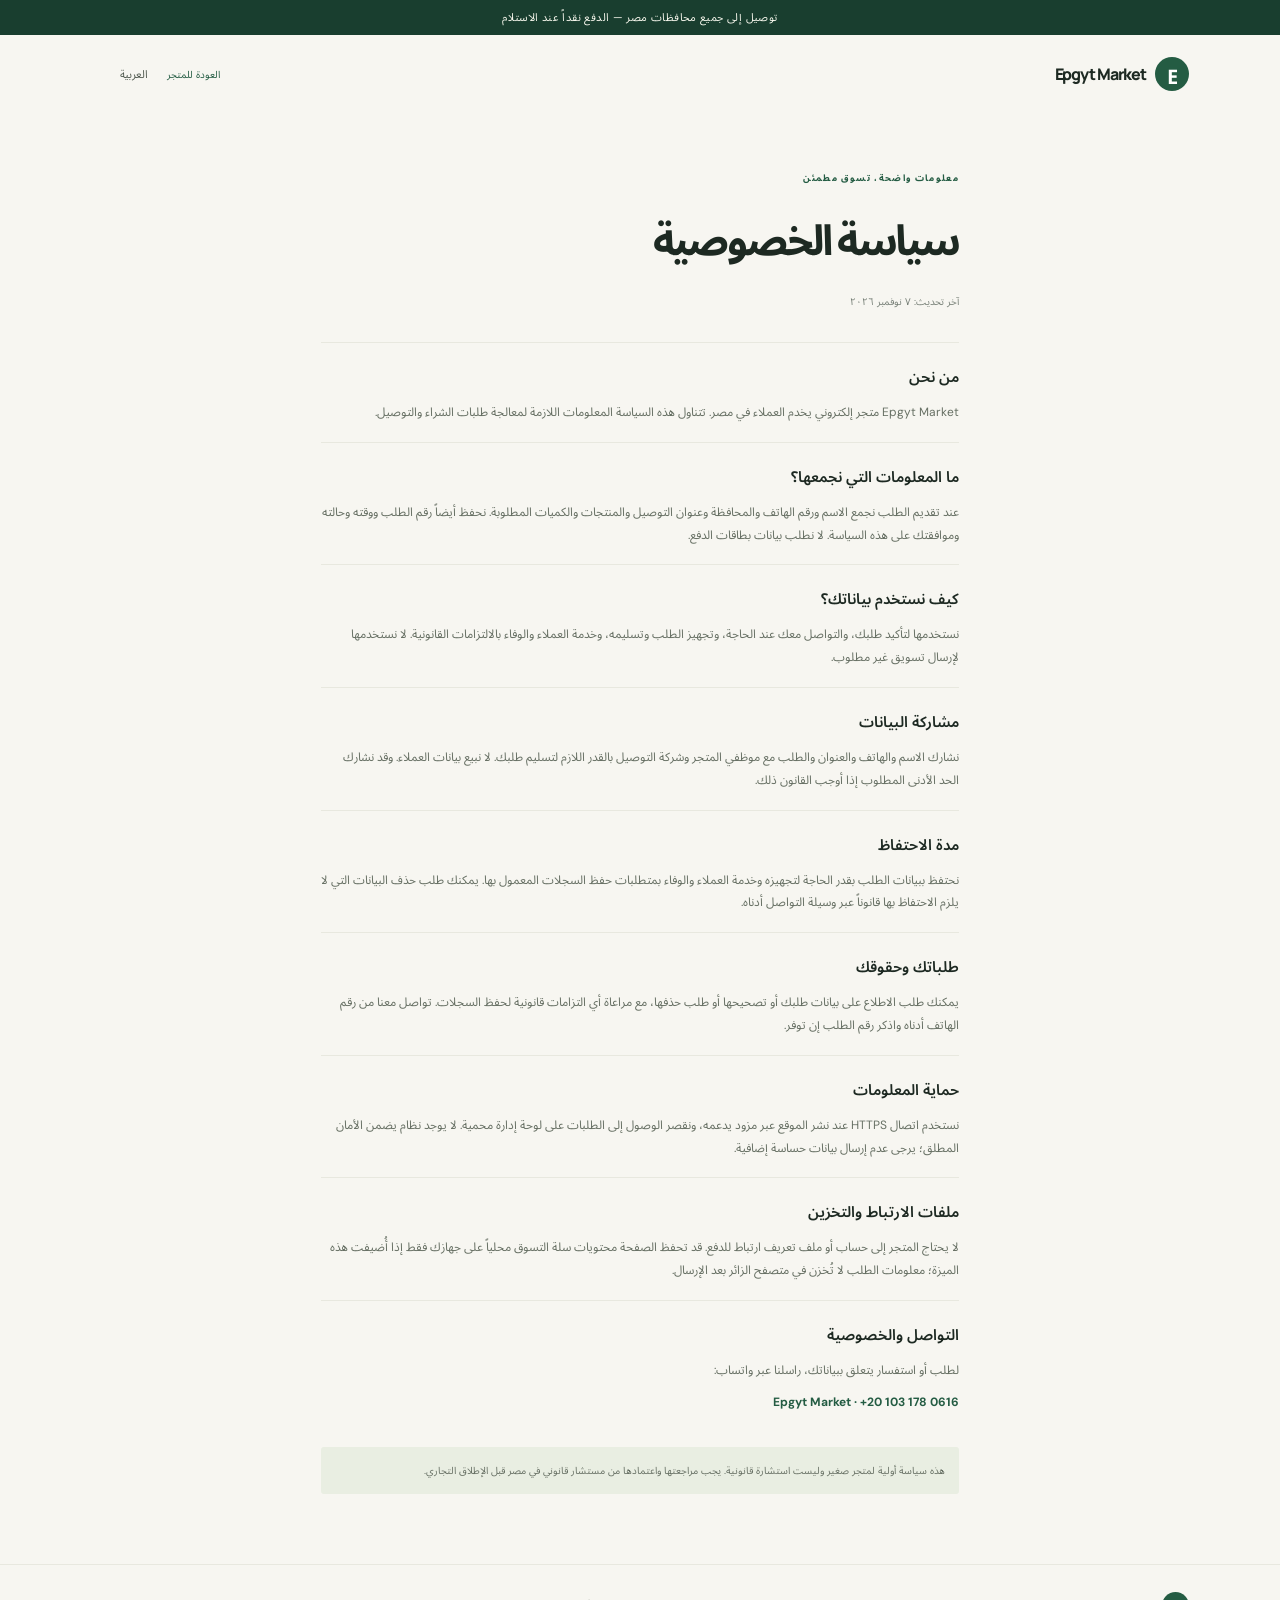
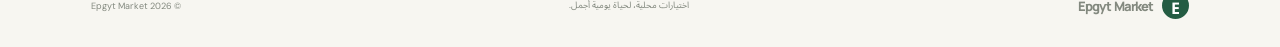
<file: privacy.html>
<!doctype html>
<html lang="ar" dir="rtl">
  <head>
    <meta charset="UTF-8" />
    <meta name="viewport" content="width=device-width, initial-scale=1" />
    <meta name="robots" content="index,follow" />
    <meta name="theme-color" content="#f7f6f1" />
    <title>Epgyt Market — سياسة الخصوصية</title>
    <link rel="preconnect" href="https://fonts.googleapis.com" />
    <link rel="preconnect" href="https://fonts.gstatic.com" crossorigin />
    <link
      href="https://fonts.googleapis.com/css2?family=DM+Sans:wght@400;500;600;700&family=Manrope:wght@400;500;600;700;800&family=Noto+Sans+Arabic:wght@400;500;600;700;800&display=swap"
      rel="stylesheet"
    />
    <link rel="stylesheet" href="styles.css" />
    <script src="privacy.js" defer></script>
  </head>
  <body>
    <div class="announcement" data-i18n="announcement"></div>
    <header class="site-header">
      <a class="brand" href="index.html">
        <span class="brand-mark" aria-hidden="true">E</span>
        <span class="brand-name" data-store-name>Epgyt Market</span>
      </a>
      <div class="header-actions">
        <a class="back-to-shop" href="index.html" data-i18n="shopLink"></a>
        <label class="language-picker">
          <span class="visually-hidden" data-i18n="languageLabel"></span>
          <select id="language-select" aria-label="Language">
            <option value="ar">العربية</option>
            <option value="tr">Türkçe</option>
            <option value="en">English</option>
          </select>
        </label>
      </div>
    </header>
    <main class="policy-main">
      <span class="section-kicker" data-i18n="policyKicker"></span>
      <h1 data-i18n="policyTitle"></h1>
      <p class="policy-updated" data-i18n="policyUpdated"></p>
      <section><h2 data-i18n="whoTitle"></h2><p data-i18n="whoBody"></p></section>
      <section><h2 data-i18n="dataTitle"></h2><p data-i18n="dataBody"></p></section>
      <section><h2 data-i18n="useTitle"></h2><p data-i18n="useBody"></p></section>
      <section><h2 data-i18n="sharingTitle"></h2><p data-i18n="sharingBody"></p></section>
      <section><h2 data-i18n="retentionTitle"></h2><p data-i18n="retentionBody"></p></section>
      <section><h2 data-i18n="rightsTitle"></h2><p data-i18n="rightsBody"></p></section>
      <section><h2 data-i18n="securityTitle"></h2><p data-i18n="securityBody"></p></section>
      <section><h2 data-i18n="cookiesTitle"></h2><p data-i18n="cookiesBody"></p></section>
      <section class="policy-contact"><h2 data-i18n="contactTitle"></h2><p data-i18n="contactBody"></p><a id="privacy-contact" href="https://wa.me/201031780616" target="_blank" rel="noopener noreferrer"><span data-store-name>Epgyt Market</span> · <bdi data-store-phone>+20 103 178 0616</bdi></a></section>
      <p class="policy-review" data-i18n="reviewNote"></p>
    </main>
    <footer class="site-footer">
      <a class="brand footer-brand" href="index.html"><span class="brand-mark" aria-hidden="true">E</span><span class="brand-name" data-store-name>Epgyt Market</span></a>
      <p data-i18n="footerNote"></p>
      <span>© <span id="year"></span> <span data-store-name>Epgyt Market</span></span>
    </footer>
  </body>
</html>
</file>
<file: styles.css>
:root {
  color-scheme: light;
  --ink: #1d2922;
  --muted: #788078;
  --paper: #f7f6f1;
  --white: #fff;
  --green: #245c43;
  --green-dark: #193e2f;
  --lime: #d3e6a9;
  --line: #e8e8df;
  --serif: Georgia, "Times New Roman", serif;
  font-family: "DM Sans", "Noto Sans Arabic", sans-serif;
  font-synthesis: none;
  text-rendering: optimizeLegibility;
}

* { box-sizing: border-box; }
html { scroll-behavior: smooth; }
body { margin: 0; background: var(--paper); color: var(--ink); }
button, input, select { font: inherit; }
button, a, select { -webkit-tap-highlight-color: transparent; }
a { color: inherit; text-decoration: none; }
button { color: inherit; }
.visually-hidden { position: absolute; width: 1px; height: 1px; overflow: hidden; clip: rect(0, 0, 0, 0); white-space: nowrap; }

.announcement {
  min-height: 34px;
  display: grid;
  place-items: center;
  padding: 6px 16px;
  background: var(--green-dark);
  color: #f7f7ed;
  font-size: 11px;
  letter-spacing: .035em;
  text-align: center;
}
.site-header {
  height: 78px;
  max-width: 1440px;
  padding: 0 7.1%;
  margin: auto;
  display: flex;
  align-items: center;
  justify-content: space-between;
  gap: 30px;
}
.brand { display: inline-flex; align-items: center; gap: 9px; flex-shrink: 0; }
.brand-mark { width: 34px; height: 34px; display: grid; place-items: center; border-radius: 50%; background: var(--green); color: #fff; font-family: "Noto Sans Arabic", sans-serif; font-size: 20px; font-weight: 700; }
.brand-name { font-family: Manrope, sans-serif; font-size: 16px; font-weight: 800; letter-spacing: -.07em; }
.brand-name > span { color: var(--green); }
.main-nav { display: flex; align-items: center; gap: 35px; margin-inline-start: auto; margin-inline-end: auto; color: #60695f; font-size: 12px; }
.main-nav a { transition: color .2s; }
.main-nav a:hover { color: var(--green); }
.header-actions { display: flex; align-items: center; gap: 15px; }
.language-picker select { appearance: none; max-width: 100px; padding: 8px 22px 8px 4px; border: 0; outline: 0; color: #50594f; background: transparent; font-size: 11px; cursor: pointer; }
[dir="rtl"] .language-picker select { padding: 8px 4px 8px 22px; }
.icon-button { width: 38px; height: 38px; position: relative; display: grid; place-items: center; padding: 0; border: 1px solid var(--line); border-radius: 50%; background: transparent; cursor: pointer; }
.icon-button svg { width: 18px; fill: none; stroke: currentColor; stroke-width: 1.5; stroke-linecap: round; stroke-linejoin: round; }
.cart-count { position: absolute; top: -3px; inset-inline-end: -4px; min-width: 17px; height: 17px; display: grid; place-items: center; padding: 0 4px; border-radius: 20px; background: var(--green); color: white; font-size: 9px; }

.hero { position: relative; min-height: 436px; max-width: 1240px; margin: 13px auto 0; padding: 35px 7.1% 42px; display: grid; grid-template-columns: .95fr 1.05fr; align-items: center; gap: 7%; }
.hero-copy { position: relative; z-index: 1; padding-bottom: 5px; }
.eyebrow, .section-kicker { color: var(--green); font-size: 10px; font-weight: 700; letter-spacing: .15em; text-transform: uppercase; }
.eyebrow { display: inline-flex; align-items: center; gap: 8px; }
.eyebrow-dot, .caption-dot { width: 7px; height: 7px; border-radius: 50%; background: #d27b50; }
.hero h1 { max-width: 500px; margin: 19px 0 15px; font-size: clamp(38px, 5vw, 62px); line-height: 1.2; letter-spacing: -.055em; font-weight: 600; }
[lang="en"] .hero h1, [lang="tr"] .hero h1 { font-family: Manrope, sans-serif; letter-spacing: -.07em; line-height: 1.1; }
.hero-copy > p { max-width: 375px; margin: 0; color: var(--muted); font-size: 13px; line-height: 1.9; }
.primary-button { min-height: 46px; display: inline-flex; align-items: center; justify-content: center; gap: 25px; padding: 0 19px; border: 0; border-radius: 3px; background: var(--green); color: #fff; font-size: 11px; font-weight: 600; cursor: pointer; transition: background .2s, transform .2s; }
.primary-button:hover { background: var(--green-dark); transform: translateY(-1px); }
.hero-copy > .primary-button { margin-top: 24px; }
.hero-footnote { display: flex; align-items: center; gap: 7px; margin-top: 21px; color: #788078; font-size: 10px; }
.trust-icon { width: 15px; height: 15px; display: grid; place-items: center; border-radius: 50%; background: #e5edd8; color: var(--green); font-size: 9px; font-weight: 700; }
.hero-art { position: relative; height: 356px; border-radius: 4px; overflow: visible; }
.hero-art > img { width: 100%; height: 100%; display: block; border-radius: 4px; object-fit: cover; object-position: center 54%; }
.hero-art::after { position: absolute; inset: 45% 0 0; border-radius: 4px; background: linear-gradient(transparent, rgba(23, 31, 24, .27)); content: ""; pointer-events: none; }
.hero-sticker { position: absolute; z-index: 1; top: 19px; inset-inline-start: 20px; width: 89px; height: 89px; display: flex; flex-direction: column; align-items: center; justify-content: center; border: 1px solid rgba(255,255,255,.55); border-radius: 50%; background: var(--lime); color: #243629; text-align: center; transform: rotate(-8deg); }
.hero-sticker span { font-size: 8px; }
.hero-sticker strong { max-width: 65px; margin-top: 4px; font-size: 10px; line-height: 1.35; }
.hero-caption { position: absolute; z-index: 1; bottom: 19px; inset-inline-start: 20px; display: flex; align-items: center; gap: 8px; color: #fff; font-size: 10px; }
.hero-caption .caption-dot { background: var(--lime); }
.hero-index { position: absolute; bottom: 10px; inset-inline-end: 7.1%; color: #8e958b; font-family: Manrope, sans-serif; font-size: 10px; letter-spacing: .1em; }
.hero-index span { color: #c1c4bb; }

.shop-section { max-width: 1240px; padding: 34px 7.1% 55px; margin: 0 auto; }
.section-heading { display: flex; align-items: end; justify-content: space-between; gap: 20px; }
.section-kicker { font-size: 9px; }
.section-heading h2, .drawer-heading h2 { margin: 8px 0 0; font-size: 26px; font-weight: 600; letter-spacing: -.045em; }
.search-box { width: 240px; height: 40px; display: flex; align-items: center; gap: 9px; padding: 0 12px; border: 1px solid var(--line); border-radius: 3px; background: rgba(255,255,255,.52); }
.search-box svg { width: 15px; flex: 0 0 15px; fill: none; stroke: #727a70; stroke-width: 1.5; stroke-linecap: round; }
.search-box input { width: 100%; min-width: 0; padding: 0; border: 0; outline: 0; background: transparent; color: var(--ink); font-size: 10px; }
.search-box input::placeholder { color: #93988f; }
.search-box kbd { color: #9da196; font-size: 10px; }
.category-row { display: flex; align-items: center; gap: 8px; margin: 25px 0 20px; overflow-x: auto; scrollbar-width: none; }
.category-row::-webkit-scrollbar { display: none; }
.category-button { min-height: 33px; flex: 0 0 auto; padding: 0 14px; border: 1px solid #e8e8df; border-radius: 30px; background: transparent; color: #737b70; font-size: 10px; cursor: pointer; transition: all .2s; }
.category-button:hover, .category-button.active { border-color: var(--green); background: var(--green); color: white; }
.product-grid { display: grid; grid-template-columns: repeat(4, minmax(0, 1fr)); gap: 17px; }
.product-card { min-width: 0; }
.product-image { position: relative; aspect-ratio: 1 / 1.12; overflow: hidden; border-radius: 3px; background: #ecece4; }
.product-image img { width: 100%; height: 100%; display: block; object-fit: cover; transition: transform .45s; }
.product-card:hover .product-image img { transform: scale(1.045); }
.product-badge { position: absolute; top: 10px; inset-inline-start: 10px; padding: 6px 8px; border-radius: 2px; background: var(--paper); color: var(--green); font-size: 8px; font-weight: 700; }
.add-button { position: absolute; bottom: 10px; inset-inline-end: 10px; min-height: 33px; display: flex; align-items: center; gap: 7px; padding: 0 10px; border: 0; border-radius: 2px; background: rgba(255,255,255,.95); color: var(--ink); font-size: 9px; cursor: pointer; transition: background .2s, color .2s; }
.add-button:hover { background: var(--green); color: #fff; }
.add-button span { font-size: 15px; line-height: 1; }
.product-info { padding-top: 11px; }
.product-category { margin: 0 0 5px; color: #879084; font-size: 9px; }
.product-name { margin: 0; font-size: 12px; font-weight: 600; }
.product-bottom { display: flex; align-items: center; justify-content: space-between; gap: 6px; margin-top: 8px; }
.product-price { font-size: 11px; font-weight: 700; }
.product-rating { color: #8a8b73; font-size: 9px; }
.product-rating span { color: #c8933e; }
.empty-state { grid-column: 1 / -1; padding: 50px 15px; color: var(--muted); text-align: center; font-size: 13px; }

.local-note { max-width: 1070px; min-height: 120px; display: flex; align-items: center; gap: 18px; padding: 24px 34px; margin: 0 auto 62px; background: #e9eee2; }
.local-icon { width: 44px; height: 44px; flex: 0 0 44px; display: grid; place-items: center; border-radius: 50%; background: var(--green); color: white; font-family: "Noto Sans Arabic", sans-serif; font-size: 19px; }
.local-note h2 { margin: 0 0 5px; font-size: 14px; font-weight: 600; }
.local-note p { max-width: 600px; margin: 0; color: #737d70; font-size: 10px; line-height: 1.8; }
.local-arrow { margin-inline-start: auto; color: var(--green); font-size: 25px; }
.site-footer { min-height: 83px; display: flex; align-items: center; justify-content: space-between; gap: 20px; padding: 0 7.1%; border-top: 1px solid var(--line); color: #83897f; font-size: 9px; }
.footer-brand .brand-mark { width: 27px; height: 27px; font-size: 16px; }
.footer-brand .brand-name { font-size: 13px; }
.site-footer p { margin: 0; }

.drawer-backdrop { position: fixed; z-index: 4; inset: 0; background: rgba(18, 30, 22, .38); opacity: 0; pointer-events: none; transition: opacity .25s; }
.cart-drawer { position: fixed; z-index: 5; top: 0; bottom: 0; inset-inline-end: 0; width: min(420px, 100%); display: flex; flex-direction: column; padding: 26px; background: var(--paper); transform: translateX(105%); transition: transform .3s ease; }
[dir="rtl"] .cart-drawer { transform: translateX(-105%); }
.drawer-open .drawer-backdrop { opacity: 1; pointer-events: auto; }
.drawer-open .cart-drawer { transform: translateX(0); }
.drawer-heading { display: flex; align-items: center; justify-content: space-between; padding-bottom: 20px; border-bottom: 1px solid var(--line); }
.drawer-heading h2 { font-size: 23px; }
.close-drawer { font-size: 24px; }
.cart-items { flex: 1; overflow: auto; }
.cart-empty { padding: 50px 8px; color: var(--muted); font-size: 12px; text-align: center; }
.cart-line { display: grid; grid-template-columns: 67px 1fr auto; gap: 12px; padding: 17px 0; border-bottom: 1px solid var(--line); }
.cart-line img { width: 67px; height: 76px; border-radius: 2px; object-fit: cover; }
.cart-line h3 { margin: 3px 0 6px; font-size: 11px; font-weight: 600; }
.cart-line p { margin: 0; color: var(--muted); font-size: 10px; }
.quantity-control { display: flex; align-items: center; gap: 10px; margin-top: 10px; }
.quantity-control button { width: 22px; height: 22px; border: 1px solid var(--line); border-radius: 50%; background: transparent; cursor: pointer; }
.quantity-control span { font-size: 10px; }
.cart-line-total { padding-top: 4px; font-size: 10px; font-weight: 700; white-space: nowrap; }
.cart-summary { padding-top: 19px; border-top: 1px solid var(--line); }
.cart-summary > div { display: flex; justify-content: space-between; font-size: 12px; }
.cart-summary .summary-row { margin-bottom: 9px; font-size: 10px; }
.cart-summary .summary-total { padding-top: 10px; border-top: 1px solid var(--line); font-size: 12px; font-weight: 700; }
.cart-summary > p { margin: 9px 0 17px; color: var(--muted); font-size: 9px; }
.checkout-button { width: 100%; justify-content: space-between; }
.checkout-button:disabled { opacity: .5; cursor: not-allowed; transform: none; }
.checkout-notice { padding: 9px; margin: 0 0 12px !important; border-radius: 3px; background: #f7e9df; color: #8a4c32 !important; font-size: 9px !important; line-height: 1.6; }
.checkout-notice[hidden] { display: none; }
.footer-meta { display: flex; align-items: center; gap: 18px; }
.footer-meta a, .back-to-shop { color: var(--green); font-size: 10px; }
.admin-main { max-width: 1000px; min-height: calc(100vh - 195px); padding: 45px 7.1% 65px; margin: 0 auto; }
.admin-title { align-items: center; margin-bottom: 25px; }
.admin-title h1 { margin: 8px 0 0; font-size: 32px; font-weight: 600; letter-spacing: -.045em; }
.admin-tools { display: flex; gap: 8px; }
.admin-tools [hidden] { display: none; }
.secondary-button { min-height: 39px; padding: 0 15px; border: 1px solid var(--line); border-radius: 3px; background: transparent; font-size: 10px; cursor: pointer; }
.admin-auth { max-width: 430px; padding: 20px; border: 1px solid var(--line); border-radius: 3px; background: rgba(255,255,255,.5); }
.admin-auth form { display: grid; gap: 12px; }
.admin-auth p, .admin-security-note { color: var(--muted); font-size: 10px; line-height: 1.7; }
.admin-auth[hidden], .orders-section[hidden] { display: none; }
.admin-message { min-height: 18px; margin: 15px 0; color: var(--green); font-size: 11px; }
.admin-message.error { color: #a54131; }
.order-summary { padding: 12px 0; color: var(--muted); font-size: 10px; }
.orders-list { display: grid; gap: 14px; }
.order-card { position: relative; padding: 18px; border: 1px solid var(--line); border-radius: 3px; background: rgba(255,255,255,.55); }
.order-card-heading { display: flex; align-items: baseline; gap: 12px; padding-inline-end: 145px; }
.order-reference { margin: 0; font-family: Manrope, sans-serif; font-size: 15px; }
.order-date { color: var(--muted); font-size: 9px; }
.order-status { position: absolute; top: 17px; inset-inline-end: 17px; display: grid; gap: 5px; color: var(--muted); font-size: 9px; }
.order-status select { max-width: 145px; padding: 7px; border: 1px solid var(--line); border-radius: 2px; background: white; font-size: 10px; }
.order-customer { display: grid; grid-template-columns: 90px minmax(0, 1fr); gap: 8px 12px; margin: 17px 0; font-size: 10px; }
.order-customer dt { color: var(--muted); }
.order-customer dd { min-width: 0; margin: 0; overflow-wrap: anywhere; }
.order-items-heading { margin: 12px 0 5px; font-size: 10px; }
.order-lines { padding-inline-start: 18px; margin: 0 0 12px; color: #515c51; font-size: 10px; line-height: 1.8; }
.order-total { font-size: 11px; }
.order-delivery { margin: 7px 0 0; color: var(--muted); font-size: 9px; }
.orders-empty { padding: 38px; color: var(--muted); text-align: center; font-size: 12px; }
.policy-main { max-width: 820px; min-height: calc(100vh - 195px); padding: 52px 7.1% 70px; margin: 0 auto; }
.policy-main > h1 { margin: 9px 0 5px; font-size: clamp(30px, 5vw, 42px); letter-spacing: -.05em; }
.policy-updated { margin: 0 0 30px; color: var(--muted); font-size: 10px; }
.policy-main section { padding: 18px 0; border-top: 1px solid var(--line); }
.policy-main section h2 { margin: 0 0 8px; font-size: 15px; font-weight: 600; }
.policy-main section p, .policy-review { margin: 0; color: #677064; font-size: 12px; line-height: 1.9; }
.policy-contact a { display: inline-block; margin-top: 12px; color: var(--green); font-size: 12px; font-weight: 700; direction: ltr; }
.policy-review { padding: 14px; margin-top: 18px; border-radius: 3px; background: #e9eee2; font-size: 10px; }
.checkout-backdrop { position: fixed; z-index: 6; inset: 0; background: rgba(18, 30, 22, .48); opacity: 0; pointer-events: none; transition: opacity .2s; }
.checkout-modal { position: fixed; z-index: 7; top: 50%; left: 50%; width: min(510px, calc(100% - 28px)); max-height: min(92vh, 760px); overflow-y: auto; padding: 25px; border-radius: 4px; background: var(--paper); opacity: 0; pointer-events: none; transform: translate(-50%, calc(-50% + 10px)); transition: opacity .2s, transform .2s; }
.checkout-open .checkout-backdrop { opacity: 1; pointer-events: auto; }
.checkout-open .checkout-modal { opacity: 1; pointer-events: auto; transform: translate(-50%, -50%); }
.checkout-open { overflow: hidden; }
.checkout-heading { display: flex; align-items: center; justify-content: space-between; padding-bottom: 17px; margin-bottom: 17px; border-bottom: 1px solid var(--line); }
.checkout-heading h2 { margin: 7px 0 0; font-size: 21px; font-weight: 600; }
#checkout-form { display: grid; gap: 12px; }
.form-field { display: grid; gap: 6px; color: #555f54; font-size: 10px; font-weight: 600; }
.form-field input, .form-field select, .form-field textarea { width: 100%; min-height: 39px; padding: 9px 10px; border: 1px solid var(--line); border-radius: 3px; outline-color: var(--green); background: #fff; color: var(--ink); font-size: 11px; font-weight: 400; }
.form-field textarea { min-height: 62px; resize: vertical; }
.form-field input::placeholder { color: #a0a49b; }
.payment-choice { padding: 0; margin: 2px 0 0; border: 0; }
.payment-choice legend { margin-bottom: 7px; color: #555f54; font-size: 10px; font-weight: 600; }
.payment-choice > label { min-height: 55px; display: flex; align-items: center; gap: 10px; padding: 9px 11px; border: 1px solid #cbd9c5; border-radius: 3px; background: #f0f3eb; cursor: pointer; }
.payment-choice input { accent-color: var(--green); }
.payment-choice label > span:nth-of-type(1) { display: grid; gap: 4px; }
.payment-choice strong { font-size: 10px; }
.payment-choice small { color: var(--muted); font-size: 9px; }
.cod-check { margin-inline-start: auto; color: var(--green); font-size: 13px; }
.checkout-total { display: flex; justify-content: space-between; gap: 8px; padding-top: 12px; border-top: 1px solid var(--line); font-size: 10px; }
.checkout-total strong { text-align: end; }
.checkout-disclaimer { margin: -4px 0 0; color: #788078; font-size: 9px; line-height: 1.7; }
.checkout-result { padding: 10px; margin: 0; border-radius: 3px; background: #e9eee2; color: var(--green-dark); font-size: 10px; line-height: 1.6; }
.checkout-result[hidden] { display: none; }
.toast { position: fixed; z-index: 8; bottom: 22px; inset-inline-start: 50%; max-width: calc(100% - 32px); padding: 11px 17px; border-radius: 3px; background: var(--green-dark); color: #fff; font-size: 11px; opacity: 0; pointer-events: none; transform: translate(-50%, 10px); transition: .2s; }
.toast.visible { opacity: 1; transform: translate(-50%, 0); }
body.drawer-open { overflow: hidden; }

[dir="rtl"] .hero h1, [dir="rtl"] .section-heading h2 { letter-spacing: 0; }
[dir="rtl"] .hero-sticker { transform: rotate(8deg); }
[dir="rtl"] .cart-drawer { inset-inline-end: 0; }
[dir="rtl"] body.drawer-open .cart-drawer { transform: translateX(0); }

@media (max-width: 800px) {
  .site-header { height: 68px; padding-inline: 5%; }
  .main-nav { gap: 17px; font-size: 10px; }
  .hero { min-height: 380px; gap: 5%; padding-inline: 5%; }
  .hero-art { height: 300px; }
  .hero-index { inset-inline-end: 5%; }
  .shop-section { padding-inline: 5%; }
  .product-grid { grid-template-columns: repeat(2, minmax(0, 1fr)); gap: 22px 13px; }
  .local-note { margin-inline: 5%; }
  .site-footer { padding-inline: 5%; }
  .admin-main { padding-inline: 5%; }
  .policy-main { padding-inline: 5%; }
}
@media (max-width: 560px) {
  .announcement { font-size: 9px; }
  .site-header { gap: 9px; }
  .brand { gap: 6px; }
  .brand-mark { width: 30px; height: 30px; font-size: 17px; }
  .brand-name { font-size: 14px; }
  .main-nav { display: none; }
  .header-actions { margin-inline-start: auto; gap: 7px; }
  .hero { min-height: 0; grid-template-columns: 1fr; gap: 24px; padding: 36px 6% 40px; }
  .hero h1 { max-width: 400px; margin-top: 13px; font-size: clamp(39px, 11vw, 55px); }
  .hero-copy > p { max-width: 440px; }
  .hero-art { height: min(73vw, 340px); }
  .hero-index { bottom: 14px; inset-inline-end: 6%; }
  .shop-section { padding: 28px 6% 42px; }
  .section-heading { align-items: start; flex-direction: column; }
  .section-heading h2 { font-size: 23px; }
  .search-box { width: 100%; }
  .category-row { margin-top: 18px; }
  .product-grid { gap: 20px 11px; }
  .product-name { font-size: 11px; }
  .add-button { min-height: 30px; font-size: 8px; }
  .product-rating { font-size: 8px; }
  .local-note { min-height: 0; gap: 12px; padding: 18px; margin: 0 6% 40px; }
  .local-icon { width: 37px; height: 37px; flex-basis: 37px; }
  .local-note h2 { font-size: 12px; }
  .site-footer { min-height: 75px; flex-wrap: wrap; justify-content: space-between; padding-block: 15px; }
  .site-footer p { order: 3; width: 100%; }
  .footer-meta { gap: 9px; }
  .footer-meta a { font-size: 9px; }
  .admin-main { padding: 30px 6% 45px; }
  .policy-main { padding: 35px 6% 50px; }
  .policy-main section p { font-size: 11px; }
  .admin-title { align-items: start; }
  .admin-tools { flex-direction: column; }
  .admin-title h1 { font-size: 25px; }
  .order-card { padding: 14px; }
  .order-card-heading { display: block; padding-inline-end: 115px; }
  .order-status { top: 13px; inset-inline-end: 13px; }
  .order-status select { max-width: 115px; }
  .order-customer { grid-template-columns: 65px minmax(0, 1fr); gap: 8px; }
}
@media (prefers-reduced-motion: reduce) {
  *, *::before, *::after { scroll-behavior: auto !important; transition-duration: .01ms !important; }
}
</file>
